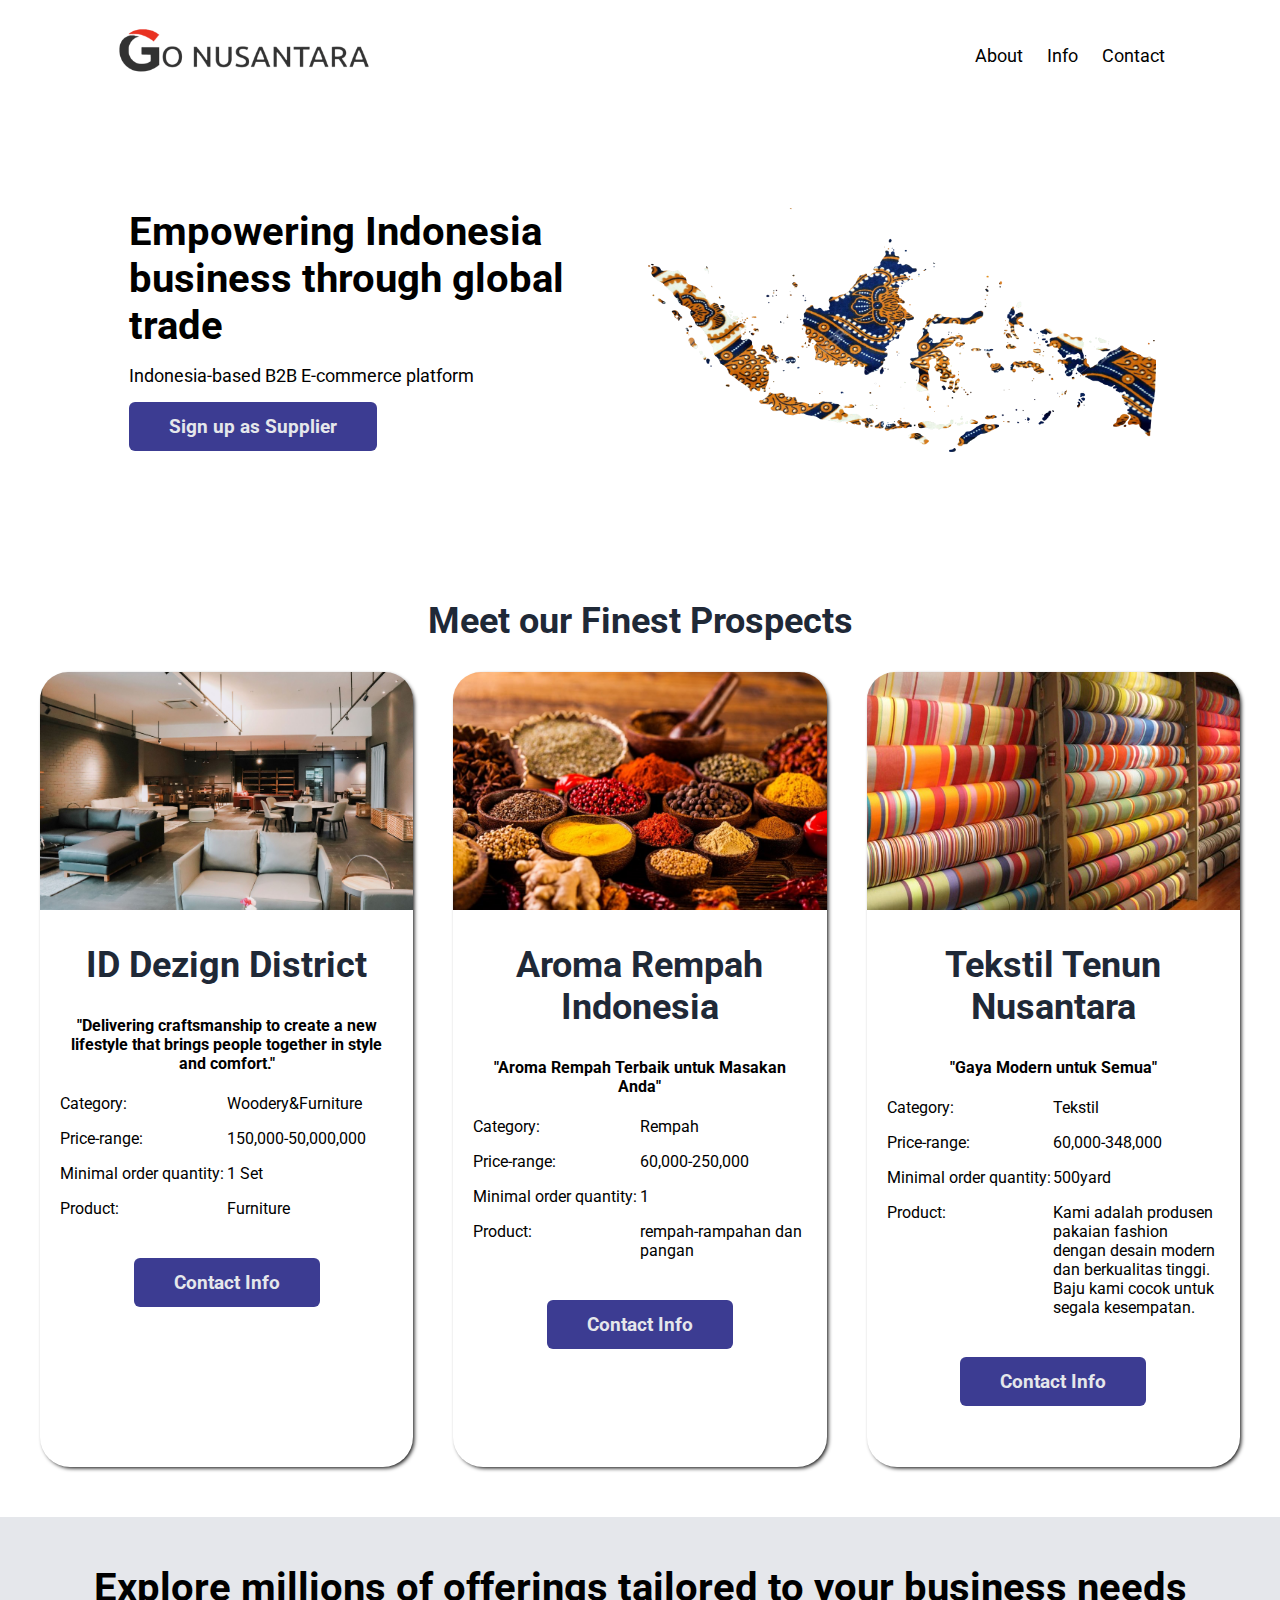
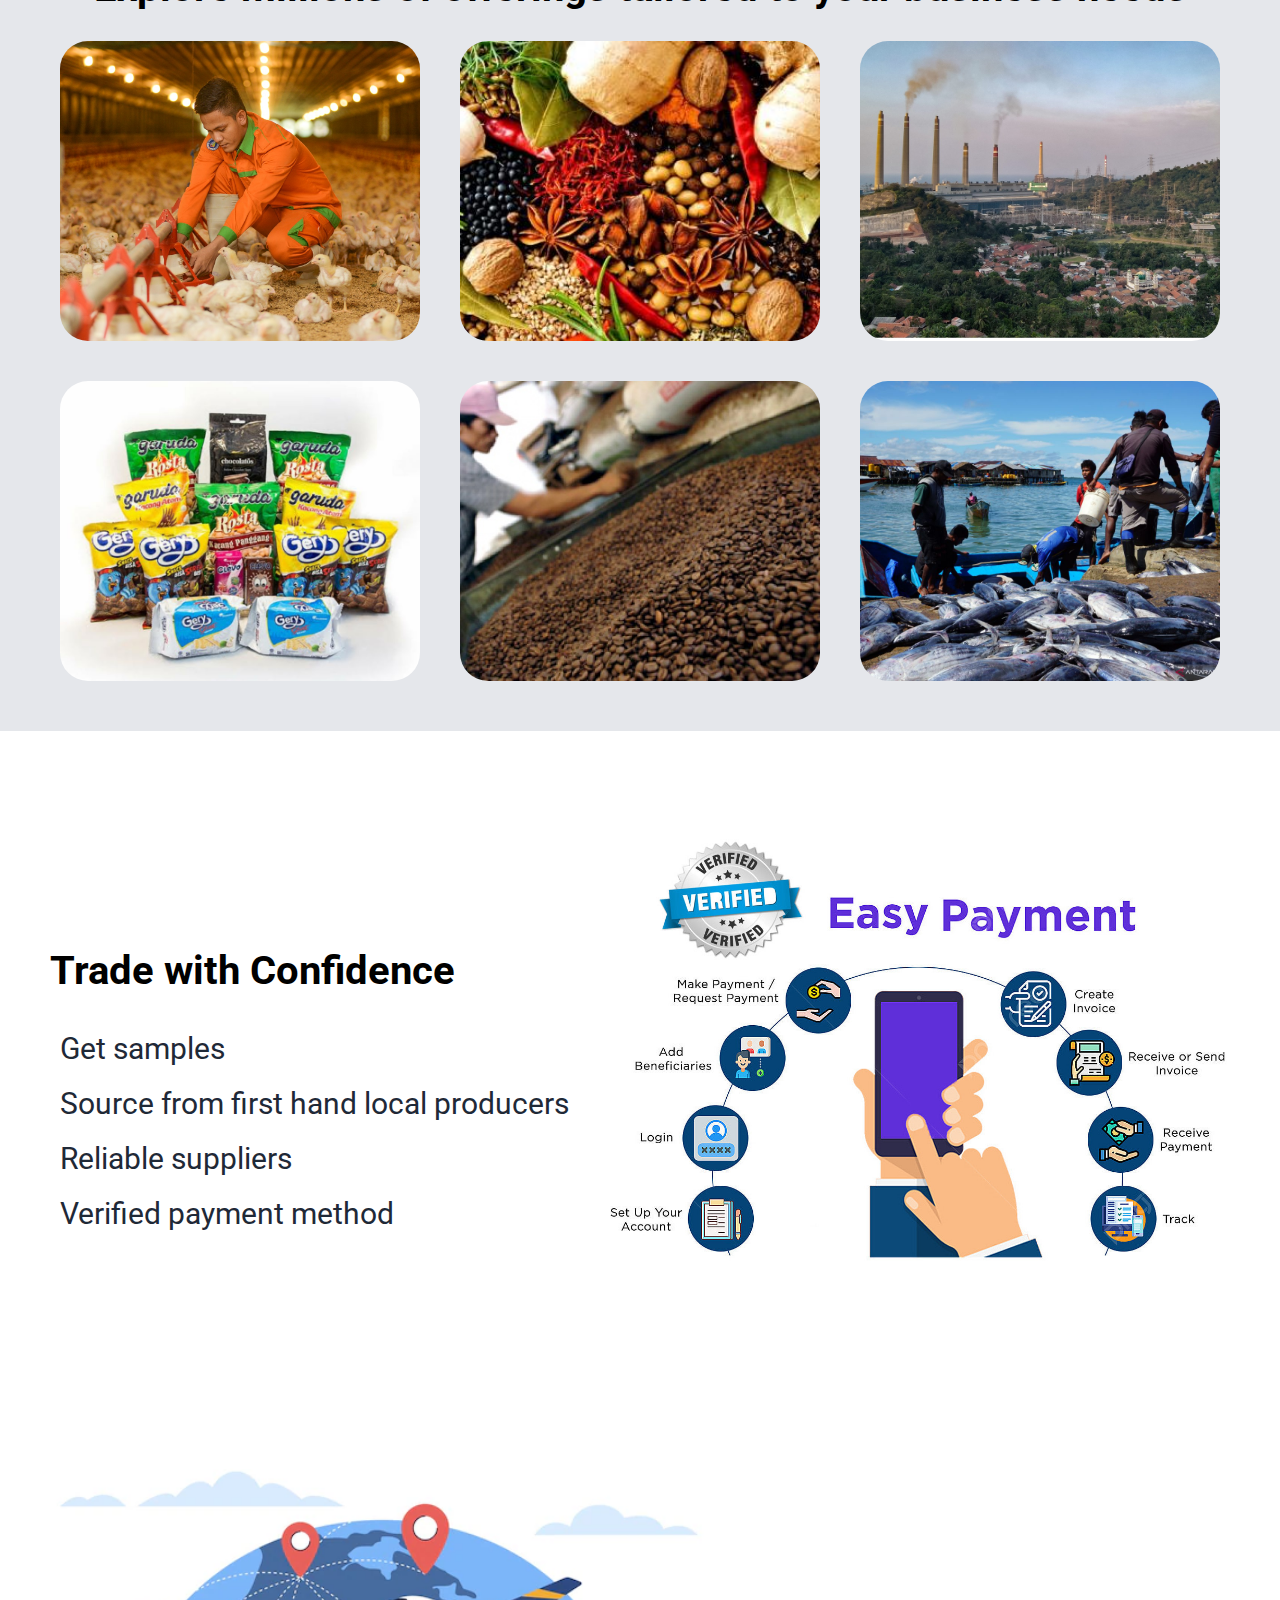
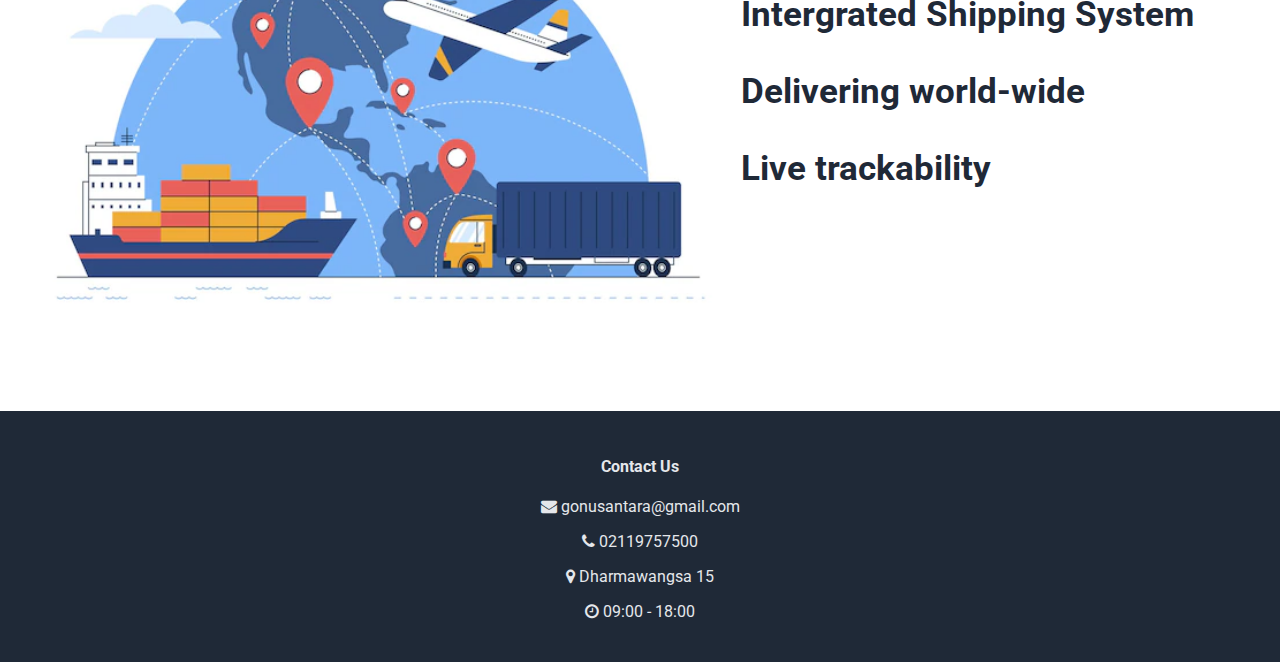
<file: main.html>
<!DOCTYPE html>
<html lang="en">
    <head>
        <title>Main</title>
        <meta charset="utf-8">
        <link rel="preconnect" href="https://fonts.googleapis.com">
        <link rel="preconnect" href="https://fonts.gstatic.com" crossorigin>
        <link href="https://fonts.googleapis.com/css2?family=Roboto&display=swap" rel="stylesheet">
        <link rel="stylesheet" href="https://cdnjs.cloudflare.com/ajax/libs/font-awesome/4.7.0/css/font-awesome.min.css">
        
        <link rel="stylesheet" href="main.css">
    </head>

    <body>
        <div id="navbar">
            <div class="content">
                <img src="images/logo.png" alt="">
                <div class="links">
                    <a href="#">About</a>
                    <a href="#">Info</a>
                    <a href="#">Contact</a>
                </div>
            </div>
        </div>

        <section id="s1">
            <div class="text">
                <h1>Empowering Indonesia business through global trade</h1>
                <p>Indonesia-based B2B E-commerce platform</p>
                <a href="index.html"><button>Sign up as Supplier</button></a>
            </div>
            <div class="img">
                <img src="images/indo2.png" alt="this is a placeholder for an image.">
            </div>
        </section>

        <section id="s2">
            <h2>Meet our Finest Prospects</h2>
          
            <div class="cards">
                <div class="card">

                    <img src="images/furniture.JPG" alt="dummy image">
                    <div class="text">
                        <h2 class="business-name">ID Dezign District</h2>
                        <h4 class="tagline">"Delivering craftsmanship to create a new lifestyle that brings people together in style and comfort."</h4>
                        <p class="category">Category: <span>Woodery&Furniture</span></p>
                        <p class="price-range">Price-range: <span>150,000-50,000,000</span></p>
                        <p class="MoQ">Minimal order quantity: <span>1 Set</span></p>
                        <p class="product">Product: <span>Furniture</span></p>
                        <p class="email hidden" style = "display: none;">Email: <span>info@dezigndistrict.com</span></p>
                        <p class="telp hidden" style = "display: none;">Telp: <span>+6285601804026</span></p>
                        <p class="address hidden" style = "display: none;">Address: <span>4, Jl. Arteri Pd. Indah No.7D, RT.14/RW.6, North Kebayoran Lama, Kebayoran Lama, South Jakarta City, Jakarta 12240</span></p>
                    </div>
                    <button>Contact Info</button>
                </div>
                <div class="card">
                    <img src="images/rempah.jpg" alt="dummy image">
                    <div class="text">
                        <h2 class="business-name">Aroma Rempah Indonesia</h2>
                        <h4 class="tagline">"Aroma Rempah Terbaik untuk Masakan Anda"</h4>
                        <p class="category">Category: <span>Rempah</span></p>
                        <p class="price-range">Price-range: <span>60,000-250,000</span></p>
                        <p class="MoQ">Minimal order quantity: <span>1</span></p>
                        <p class="product">Product: <span>rempah-rampahan dan pangan</span></p>
                        <p class="email hidden" style = "display: none;">Email: <span>info@aromarempah.co.id</span></p>
                        <p class="telp hidden" style = "display: none;">Telp: <span>0869-6969-6969</span></p>
                        <p class="address hidden" style = "display: none;">Address: <span>Jl. Rempah Indah No. 123, Jakarta</span></p>
                    </div>
                    <button>Contact Info</button>
                </div>
                <div class="card">
                    <img src="images/fabric.png" alt="dummy image">
                    <div class="text">
                        <h2 class="business-name">Tekstil Tenun Nusantara</h2>
                        <h4 class="tagline">"Gaya Modern untuk Semua"</h4>
                        <p class="category">Category: <span>Tekstil</span></p>
                        <p class="price-range">Price-range: <span>60,000-348,000</span></p>
                        <p class="MoQ">Minimal order quantity: <span>500yard</span></p>
                        <p class="product">Product: <span> Kami adalah produsen pakaian fashion dengan desain modern dan berkualitas tinggi. Baju kami cocok untuk segala kesempatan.</span></p>
                        <p class="email hidden" style = "display: none;">Email: <span>info@fashionistagarments.co.id</span></p>
                        <p class="telp hidden" style = "display: none;">Telp: <span>+62 6789 0123</span></p>
                        <p class="address hidden" style = "display: none;">Address: <span>Jl. Mode Indah No. 30, Jakarta</span></p>
                    </div>
                    <button>Contact Info</button>
                </div>
                
            </div>

        </section>

        <div id="s3">

          <h1 class = "text">Explore millions of offerings tailored to your business needs</h1>
            <div class="card2">
           
            <img src="images/livestok.jpg" alt="avatar">
            <img src="images/mainrempah.jpg" alt="avatar">
            <img src="images/energi.jpg" alt="avatar">
            <img src="images/packagefood.jpeg" alt="avatar">
            <img src="images/kopi.jpg" alt="avatar">
            <img src="images/fishery.jpg" alt="avatar">
          
    
            </div>


        </div>

        <div id="s4">
            <img src="images/payment.jpg" alt="">
            <div class = "textp">
                <h1>Trade with Confidence</h1>
                <p>Get samples</p>
                <p>Source from first hand local producers</p>
                <p>Reliable suppliers</p>
                <p>Verified payment method</p>
            </div>
  
          </div>

        <div id="s5">
            <img src="images/freight.webp" alt="">
            <div class = "textf">
                <h3>Intergrated Shipping System</h3>
                <h3>Delivering world-wide</h3>
                <h3>Live trackability</h3>
            </div>
        </div>

        <footer>
           <h4>Contact Us</h4>
           <p><i class="fa fa-envelope" aria-hidden="true"></i>   gonusantara@gmail.com</p>
           <p><i class="fa fa-phone" aria-hidden="true"></i>   02119757500</p>
           <p><i class="fa fa-map-marker" aria-hidden="true"></i>   Dharmawangsa 15</p>
           <p><i class="fa fa-clock-o" aria-hidden="true"></i>  09:00 - 18:00</p>
        </footer>
    </body>
</html>
</file>
<file: main.css>
:root {
    --primary: rgb(255, 255, 255);
    --secondary: #1F2937;
    --tertiary:black;
    --quartenary: #babbb9;
    --button-colour: rgb(60, 60, 146);
}

* {
    font-family: 'Roboto', sans-serif;
}

body {
    margin: 0;
}

h1 {
    font-size: 40px;
    color: var(--tertiary);
}

h2 {
    font-size: 36px;
    color: #1F2937;
    text-align: center;
}

button {
    display: inline-block;
    border-radius: 6px;
    background-color: var(--button-colour);
    font-weight: bold;
    color: #E5E7EB;
    border: none;
    padding: 13px 40px;
    font-size: larger;
}

button:hover {
    cursor: pointer;
}

/* Header */

#navbar {
    background-color: var(--primary);
    padding: 15px 9% 15px 9%;
    display: block;
}

#navbar img {
    height: 5em;
}

#navbar .content {
    display: flex;
    justify-content: space-between;
}

#navbar span {
    color: #F9FAF8;
    font-size: 18px;
    font-weight: bolder;
    float: left;
}

#navbar .links {
    display: flex;
    gap: 1.5em;
    justify-content: flex-end;
}

#navbar .links > * {
    text-decoration: none;
    font-size: 18px;
    display: flex;
    align-items: center;
}

#navbar .links a:link, #navbar .links a:visited {
    color: var(--tertiary);
}

#navbar .links a:hover {
    color: var(--quartenary);
}

/* Section 1 */

#s1 {
    background-color: var(--primary);
    padding: 20px;
    height: 400px;

    display: flex;
    gap: 1em;
    justify-content: center;
}

#s1 p {
    font-size: 18px;
    color: var(--tertiary);
}

#s1 > * {
    flex-grow: 0;
    flex-shrink: 0;
    flex-basis: 41%;
    margin: 5% 0;
}

#s1 .text button {
    /* It adds margin to 10% for some reason instead of keeping it at 5% */
    margin-top: 0;
}

#s1 .text > * {
    margin: 16px 5px;
}

#s1 .img {
    display: flex;
    flex-direction: column;
    justify-content: center;
}

#s1 .img img {
    width: 100%;
}

/* Section 2 */

#s2 {
    background-color: var(--primary);
    padding: 20px;
    /* height: 1500px; */
}

#s2 .cards {
    margin: 30px 20px;
    /* display: none; */
    display: grid;
    grid-template-columns: repeat(3, 1fr);
    gap: 40px;
}

#s2 .card {
    position: relative;
    /* border: 2px solid black; */
    text-align: center;
    box-shadow: 2px 2px 4px -1px black;
    background-color: var(--primary);
    border-radius: 30px;

}

#s2 .card p {
    text-align: left;
    display: grid;
    grid-template-columns: 1fr 1fr;
}

#s2 img {
    height: 30%;
    width: 100%;
    object-fit: cover;
    border-radius: 28px 28px 0px 0px;
}

#s2 .text, #s2 button {
    margin: 20px;
}

/* Section 3 */

#s3 {
    background-color: #E5E7EB;
    padding: 20px;
    /* height: 1000px; */
}

#s3 p {
    font-size: 32px;
    font-weight: lighter;
    font-style: italic;
    color: #1F2937;
    margin: 7.5% 22% 2% 22.5%;
}

#s3 span {
    display: block;
    font-size: 24px;
    font-weight: bolder;
    text-align: right;
    margin-right: 22.5%;
}
#s3 .card2 img {
    width: 100%;
    height: 100%;
    object-fit: cover;
    border-radius: 28px 28px 28px 28px;
}

#s3 .card2 {
    margin: 30px 40px;
    /* display: none; */
    display: grid;
    grid-template-columns: repeat(3, 1fr);
    grid-template-rows: 300px 300px;
    gap: 40px;
    
    /* border: 2px solid black; */
    text-align: center;
    /* box-shadow: 2px 2px 4px -1px black; */

    border-radius: 30px;
}


#s3 .text{
text-align: center;
}



/* Section 4 */

#s4 {
    background-color: white;
    padding: 20px;
    height: 600px;
    display: flex;
    flex-direction: row-reverse;
    justify-content: space-evenly;
    align-items: center;
    
}

#s4 .ad {
    background-color: #3882F6;
    margin: 10% 15%;
    border-radius: 10px;
    padding: 40px 50px;
    
    display: flex;
    justify-content: space-around;
}

#s4 .text {
    color: #E5E7EB;
    margin: 0;
    flex-grow: 0;
    flex-shrink: 1;
}

#s4 .text > * {
    margin-top: 5px;
    margin-bottom: 5px;
}

#s4 .button {
    flex-grow: 0;
    flex-shrink: 1;

    display: flex;
    flex-direction: column;
    justify-content: center;
}

#s4 button {
    border: 2px solid white;
}

#s4 img{
    width:50%;
}

#s4 .textp {
    color: #1F2937;
    font-size: 30px;
    display: flex;
    flex-direction: column;
    justify-content: left;
    padding-top: 60px;
}

#s4 p {
    margin: 10px;
}




/* Section 5 */
#s5 {
    background-color: white;
    padding: 20px;
    height: 600px;
    display: flex;
    flex-direction:row;
    align-items: center;
}
#s5 .textf {
    color: #1F2937;
    font-size: 30px;

 
}

#s5 img{
    height: 30em;
}


/* Footer */

footer {
    background-color: #1F2937;
    padding: 25px;
    color: #E5E7EB;
    text-align: center;
}
</file>
